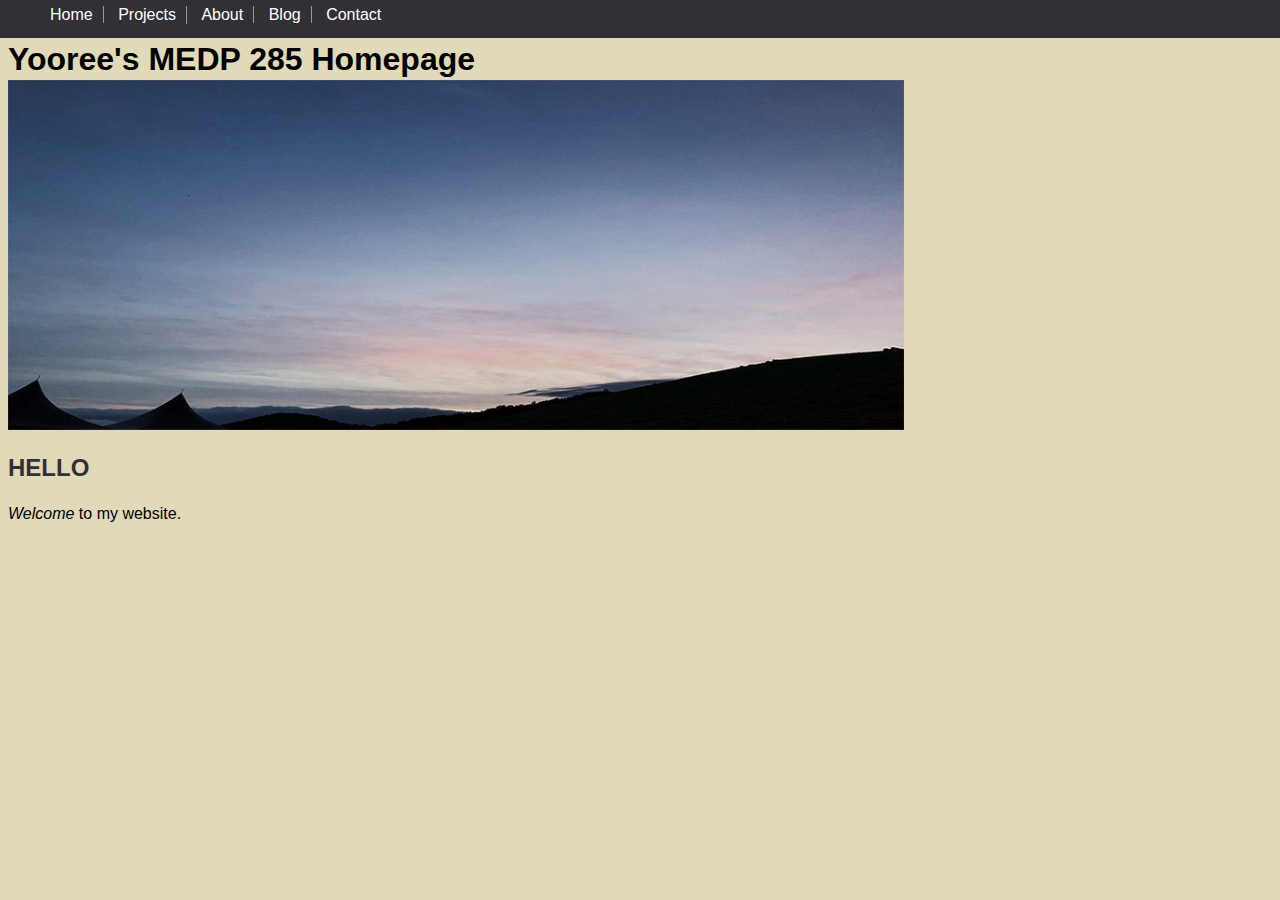
<file: index.html>
<!DOCTYPE html>
<html>
  <head> <!--not visible; contains info -->
      <meta charset="utf-8" />
      <link rel="icon" href="img/favicon.ico">
      <title>Yooree Park</title>
      <meta name="viewport" content="width=device-width, initial scale=1" />
      <meta name="description" content="Homepage for my web 1 class" />
      <meta name="author" content="Yooree Park" />
      <link rel="stylesheet" href="style.css">
      <!--*{box-sizing: border-box;} -->

      <style>

      .heading{
        position: relative;
        top: 20px;
      }

      .header{
        background-position: top 30px;
      }

      *{box-sizing: border-box;}
         html {height: 100% scroll-behavior: smooth;}
         body{
           font-family: "PT Serif", Arial, sans-serif;
           position: relative;
           padding-bottom: 6em;
           min-height: 100%;
         }

      p { line-height: 1.5em; }
      nav {
        position: fixed;
        left: 0;
        top: 0px;
        height: 3em;
        width: 100%;
        color: #fff;
        background-color: #303036;/*black*/
        margin: 0;
        margin-top: -10px;
        padding: 0 0 10px 0;
        z-index: 10;
      }
      nav a{
        text-decoration: none;
        color:white;
      }

      nav a:hover { color:#e0dab8;}/*yellow*/
      nav ul {list-style-type: none}
      nav ul li {
        display: inline;
        margin-top: 0;
        padding-left: 10px;
        padding-right: 10px;
        border-right: 1px solid #999;
      }
      nav ul li a img {vertical-align: text-bottom;}
      nav ul li:last-child {border-right:none}

      #main {
        margin-top: 3em;
        padding: 0 2em 0 2em;
        padding-bottom: 100px;
      }

      header picture img {
        display: block;
        margin-left: auto;
        margin-right: auto;
      }

      video {
        width: 100%;
        height: 100%
      }

      section {
        margin-top: 4em;
      }

      footer {
        position: absolute;
        left: 0;
        bottom: 0;
        width: 100%;
        background-color: #333;
        color: #fff;
        text-align: center;
      }

      /* Creating a CSS Dropdown Menu */

      /* The container <div> - needed to position the dropdown content */
      .dropdown {
          cursor: pointer;
          position: relative;
          display: inline-block;
      }
      /* Dropdown Content (Hidden by Default) */
      .dropdown-content {
          display: none;
          position: absolute;
          min-width: 10em;
          background-color: #f9f9f9;
          box-shadow: 0px 8px 16px 0px rgba(0,0,0,0.2);
          z-index: 20;
      }
      /* Links inside the dropdown */
      .dropdown-content a {
          background-color: rgba(0,0,0,0.8);
          color: white;
          padding: .5em 2em .5em 1em;
          text-decoration: none;
          border-bottom: 1px solid gray;
          display: block;
      }
      /* Show the dropdown menu on hover */
      .dropdown:hover .dropdown-content {
          display: block;
      }

      /* Adding Media Queries */
      @media screen and (max-width: 600px) {
        body {
          background-color: black;
          color: white;
        }
      }
    /*    *{box-sizing: border-box;}
        html {height: 100% scroll-behavior: smooth;}
        body{
          font-family: "PT Serif", Arial, sans-serif;
          position: relative;
          padding-bottom: 6em;
          min-height: 100%;
        }

        p { line-height: 1.5em;
          nav{
            position: fixed;
            left: 0;
            top: 0;
            height: 3em;
            width: 100%;
            color:
          }
        }

        nav a{
          text-decoration: none;
          color: #303036;
        }
        nav a:hover {color: white;}
        nav ul {list-style-type: none}
        nav ul li{
          display: inline;
          margin-top: 0;
          padding-left: 10px;
          padding-right: 10px;
          border-right: 1px solid #999;
        }
        nav ul li a img{vertical-align: text-bottom;}
        nav ul li:last-child{border-right: none}

        #main{
          margin-top: 3em;
          padding: 0 2em 0 2em;
          padding-bottom:
        }

        header picture img{
          display: block;
          margin-left: auto;
          margin-right: auto;
        }

        section {
        margin-top: 4em;
      }

      footer {
        position: absolute;
        left: 0;
        bottom: 0;
        width: 100%;
        background-color: #333;
        color: #fff;
        text-align: center;
      }

        .dropdown {
          cursor: pointer;
          position: relative;
          display: inline-block;
        }

        .dropdown{
          display: none;
          position: absolute;
          min-width: 10em;
          background-color: #303036;
          box-shadow: 0px 8px 16px 0px rgba(0, 0, 0, 0.2);
          z-index: 20;
        }

        .dropdown-content a{
          background-color: rgba(0, 0, 0, 0.8);
          color: white;
          padding: .5em 2em .5em 1em;
          text-decoration: none;
          border-bottom: 1px solid gray;
          display: block;
        }

        .dropdown:hover .dropdown-content {
          display: block;
        }

        @@media screen and (max-width: 600px){
          body {background-color: black;
          color: white;
          }
        }*/


    </style>

    </head>

    <body>

        <h1 class="heading">Yooree's MEDP 285 Homepage</h1> <!-- up to h6; newspaper -->
      <!--<header>HEADER</header>-->

        <div id="header">
          <img srcset="img/header_image3.jpg 480w,
                        img/header_image2.jpg 960w,
                          img/header_image1.jpg 1280w"
                          sizes="(max-width: 480px) 100vw,
                          (max-width: 960px) 90vw,
                          (max-width: 1280px) 70vw, 1280px"
                src="img/header_image3.jpg"
                alt="dusk">

              </div>
      <!-- navigation -->
      <nav id="nav">
          <ul> <!--unordered list-->
              <li><a href="#home">Home</a></li> <!-- a = anchor -->
              <li class="dropdown">
                <a>Projects</a>
                  <div id="dropdown" class="dropdown-content">
                    <a href="video.html" target="_blank">Video Assignment</a>
                    <a href="slideshow.html" target="_blank">Slideshow Assignment</a>
                    <a href="layeredcollage.html" target="_blank">Layered Collage Assignment</a>
                    <a href="css_grid1.html" target="_blank">CSS Grid 1</a>
                    <a href="css_grid2.html" target="_blank">CSS Grid 2</a>
                    <a href="css_animation.html" target="_blank">CSS Animation</a>
                    <a href="javascript.html" target="_blank">Javascript</a>
                    <a href="proposal.html" target="_blank">Final Website Proposal</a>
                    <a href="final.html" target="_blank">Final Website</a>

                  </div>
                </li>
              <li><a href="#about">About</a></li>
              <li><a href="https://yooreepark0523.wixsite.com/medp285" target="_blank">Blog</a></li>
              <li><a href="#contact">Contact</a></li>
          </ul>
        </nav>

            <h2>HELLO</h2>
            <p> <em>Welcome</em> to my website. <body>

            </body>

      </html>
</file>
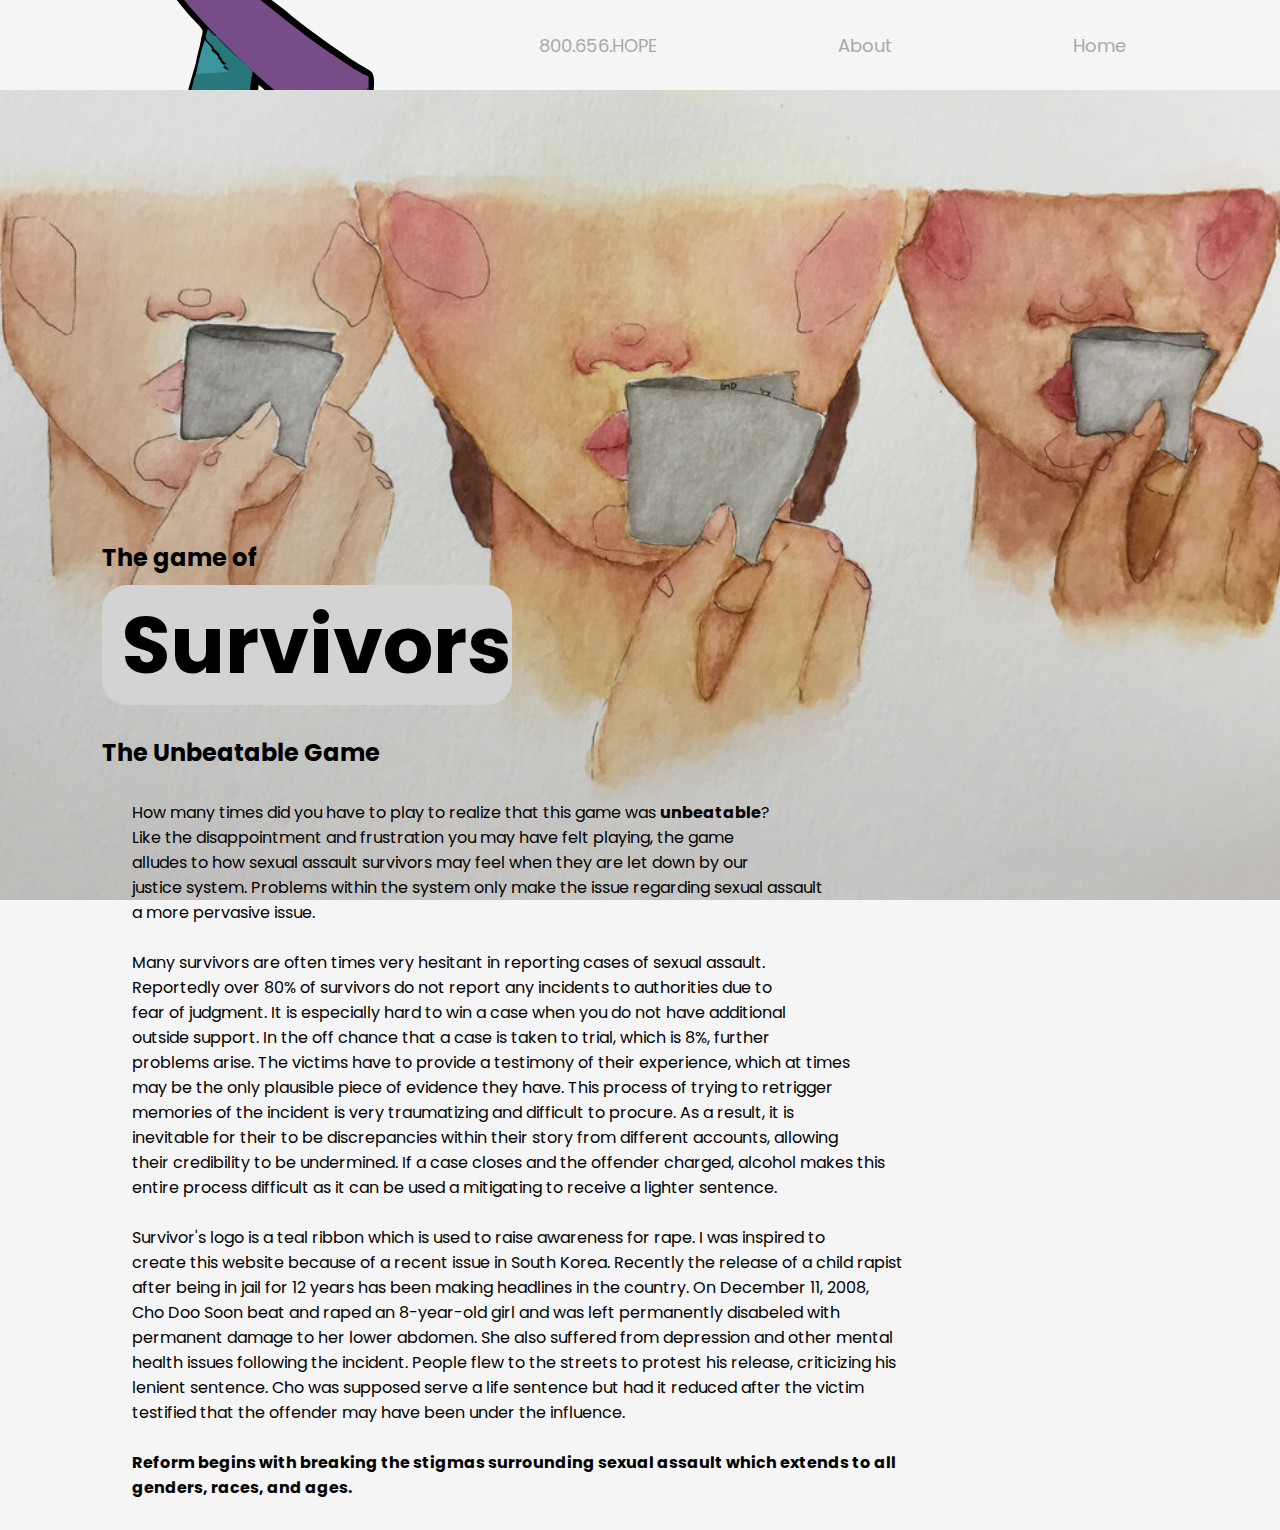
<file: about.html>
<!DOCTYPE html>
<html lang=en>
<head>
  <meta charset="utf-8">
  <meta name="viewport" content="width=device-width, initial-scale=1.0">
  <meta http-equiv="X-UA-Compatibility" content="ie=edge">
  <link rel="preconnect" href="https://fonts.gstatic.com">
<link href="https://fonts.googleapis.com/css2?family=Poppins:wght@300&display=swap" rel="stylesheet">
  <title>About Survivor</title>
  <link rel="stylesheet" href="about.css">
    </head>

    <body>
      <header>

        <div class="logo-container">

          <img src="final/ribbon.svg" alt="teal ribbon logo"/>
          <h3 class="logo">survivor</h3>

        </div>
        <nav>
          <ul class="nav-links">
            <li><a class="nav-link"href="https://www.rainn.org/about-national-sexual-assault-telephone-hotline"
              target="_blank">800.656.HOPE</a></li>
            <li><a class="nav-link"href="about.html">About</a></li>
            <li><a class="nav-link"href="final.html">Home</a></li>
          </ul>
        </nav>
    </header>

<div class="background">
  <div class="content">
    <h2>The game of</h2>
    <h1>Survivors</h1>
    <h2>The Unbeatable Game</h2>
      <p>How many times did you have to play to realize that this game was <b>unbeatable</b>?
      <br>Like the disappointment and frustration you may have felt playing, the game <br>
    alludes to how sexual assault survivors may feel when they are let down by our <br>
    justice system. Problems within the system only make the issue regarding sexual assault <br>
  a more pervasive issue. <br><br>

  Many survivors are often times very hesitant in reporting cases of sexual assault.<br>
    Reportedly over 80% of survivors do not report any incidents to authorities due to <br>
    fear of judgment. It is especially hard to win a case when you do not have additional<br>
    outside support. In the off chance that a case is taken to trial, which is 8%, further <br>
    problems arise. The victims have to provide a testimony of their experience, which at times <br>
    may be the only plausible piece of evidence they have. This process of trying to retrigger <br>
    memories of the incident is very traumatizing and difficult to procure. As a result, it is <br>
    inevitable for their to be discrepancies within their story from different accounts, allowing <br>
    their credibility to be undermined. If a case closes and the offender charged, alcohol makes this <br>
    entire process difficult as it can be used a mitigating to receive a lighter sentence. <br> <br>

    Survivor's logo is a teal ribbon which is used to raise awareness for rape. I was inspired to<br>
    create this website because of a recent issue in South Korea. Recently the release of a child rapist <br>
    after being in jail for 12 years has been making headlines in the country. On December 11, 2008, <br>
    Cho Doo Soon beat and raped an 8-year-old girl and was left permanently disabeled with <br>
    permanent damage to her lower abdomen. She also suffered from depression and other mental <br>
    health issues following the incident. People flew to the streets to protest his release, criticizing his <br>
    lenient sentence. Cho was supposed serve a life sentence but had it reduced after the victim <br>
    testified that the offender may have been under the influence. <br><br>

    <b>Reform begins with breaking the stigmas surrounding sexual assault which extends to all <br>
    genders, races, and ages. </b>

  </p>
  </div>

</div>
<!-- <div class="side-bar">

</div> -->

    </body>

</html>
</file>
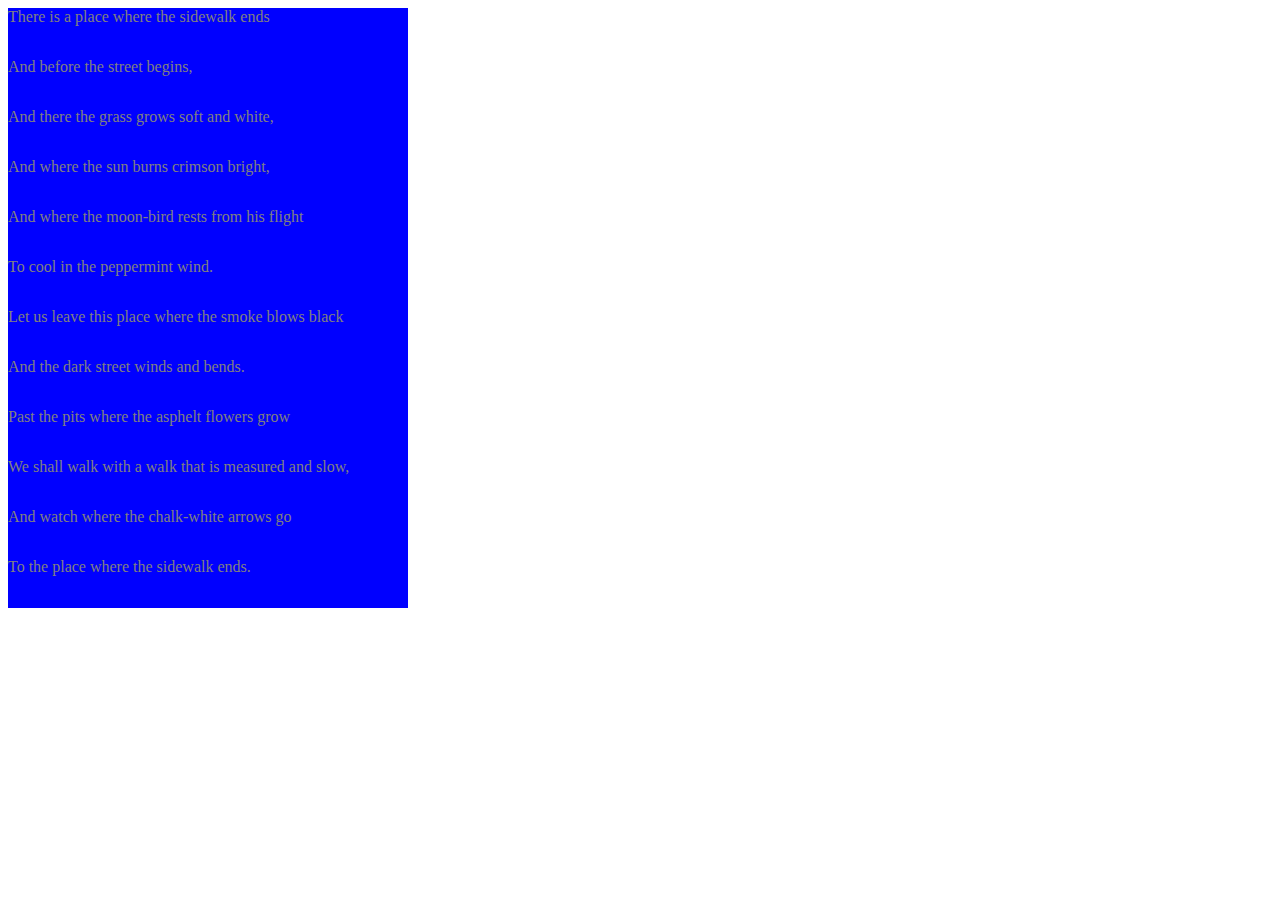
<file: css_animation.html>
<!DOCTYPE html>
<html>
<head>
	<meta charset="utf-8">
  <link rel="icon" href="img/favicon.ico">
  <title>CSS Animation</title>
  <meta name="viewport" content="width=device-width, initial scale=1" />
  <meta name="author" content="Yooree Park" />
  

  <style>
      div{
        width: 400px;
        height: 50px;
        background: blue;
        color: gray;
        position: relative;
        animation: mymove 5s infinite;
      }

      div{
        animation-timing-function: linear;
      }
      div{
        animation-timing-function:ease;
      }
      div{
        animation-timing-function:ease-in;
      }
      div{
        animation-timing-function:ease-out;
      }
      div{
        animation-timing-function:ease-in-out;
      }

      @keyframes mymove {
        0%   {top: 0px; left: 0px; background: red;}
        25%  {top: 50px; left: 550px; background: blue;}
        50%  {top: 100px; left: 900px; background: yellow;}
        75%  {top: 200px; left: 100px; background: green;}
        100% {top: 0px; left: 0px; background: red;}
      }
      </style>

    </head>
    <body>
      <div class="div1">
        There is a place where the sidewalk ends
      </div>
      <div class="div2">
        And before the street begins,
      </div>
      <div class="div3">
        And there the grass grows soft and white,
      </div>
      <div class="div4">
        And where the sun burns crimson bright,
      </div>
      <div class="div5">
      And where the moon-bird rests from his flight
      </div>
      <div class="div5">
      To cool in the peppermint wind.
      </div>
      <div class="div6">
      Let us leave this place where the smoke blows black
      </div>
      <div class="div7">
      And the dark street winds and bends.
      </div>
      <div class="div8">
      Past the pits where the asphelt flowers grow
      </div>
      <div class="div9">
      We shall walk with a walk that is measured and slow,
      </div>
      <div class="div10">
      And watch where the chalk-white arrows go
      </div>
      <div class="div11">
      To the place where the sidewalk ends.
      </div>

    </body>
    </html>
</file>
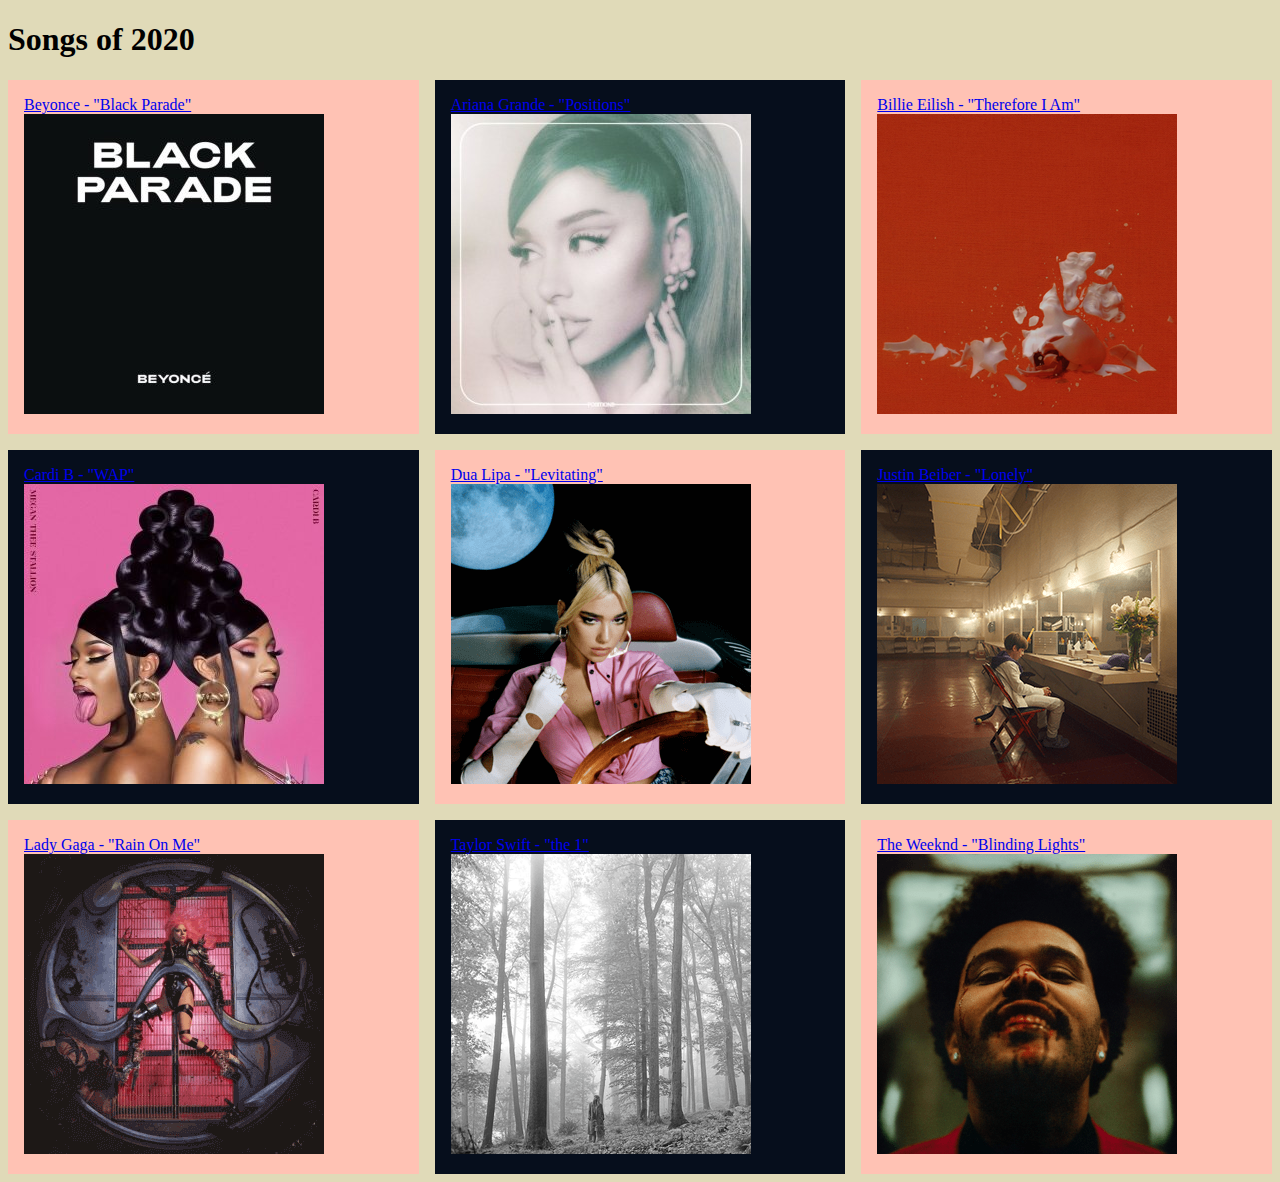
<file: css_grid1.html>
<!DOCTYPE html>
<html>
<head>
  <meta charset="utf-8"/>
  <link rel="icon" href="img/favicon.ico">
  <title>CSS Grid 1</title>
  <meta name="viewport" content="width=device-width, initial scale=1" />
  <meta name="description" content="Layered Collage Assignment" />
  <meta name="author" content="Yooree Park" />
  <link rel="stylesheet" href="style.css">
  <style>
      .grid{
        display: grid;
        grid-template-columns: repeat(3, 1fr);
        grid-gap: 1em;
        grid-auto-rows: minmax(100px, auto);
      }

      .grid > div{
        background: #060E1C;
        padding: 1em;
      }
      .grid > div:nth-child(odd){
        background: #FFC2B4;
      }

  </style>
</head>
  <h1>Songs of 2020</h1>

<body>
  <div class="grid">
    <div>
      <a href="https://www.youtube.com/watch?v=EJT1m1ele00"> Beyonce - "Black Parade"</a>
      <img src="2020songs/beyonce.jpg" width="300">
    </div>
    <div>
      <a href="https://www.youtube.com/watch?v=tcYodQoapMg">Ariana Grande - "Positions"</a>
      <img src="2020songs/ariana_grande.jpg" width="300">
    </div>
    <div>
      <a href="https://www.youtube.com/watch?v=RUQl6YcMalg">Billie Eilish - "Therefore I Am"</a>
      <img src="2020songs/billie_eilish.jpg" width="300">
    </div>
    <div>
      <a href="https://www.youtube.com/watch?v=hsm4poTWjMs">Cardi B - "WAP"</a>
      <img src="2020songs/cardi_b.jpg" width="300">
    </div>
    <div>
      <a href="https://www.youtube.com/watch?v=TUVcZfQe-Kw">Dua Lipa - "Levitating"</a>
      <img src="2020songs/dua_lipa.jpg" width="300">
    </div>
    <div>
      <a href="https://www.youtube.com/watch?v=xQOO2xGQ1Pc">Justin Beiber - "Lonely"</a>
      <img src="2020songs/justin_beiber.jpg" width="300">
    </div>
    <div>
      <a href="https://www.youtube.com/watch?v=AoAm4om0wTs">Lady Gaga - "Rain On Me"</a>
      <img src="2020songs/lady_gaga.jpg" width="300">
    </div>
    <div>
      <a href="https://www.youtube.com/watch?v=KsZ6tROaVOQ">Taylor Swift - "the 1"</a>
      <img src="2020songs/taylor_swift.jpg" width="300">
    </div>
    <div>
      <a href="https://www.youtube.com/watch?v=4NRXx6U8ABQ">The Weeknd - "Blinding Lights"</a>
      <img src="2020songs/the_weeknd.jpg" width="300">
    </div>
  </body>
  </html>
</file>
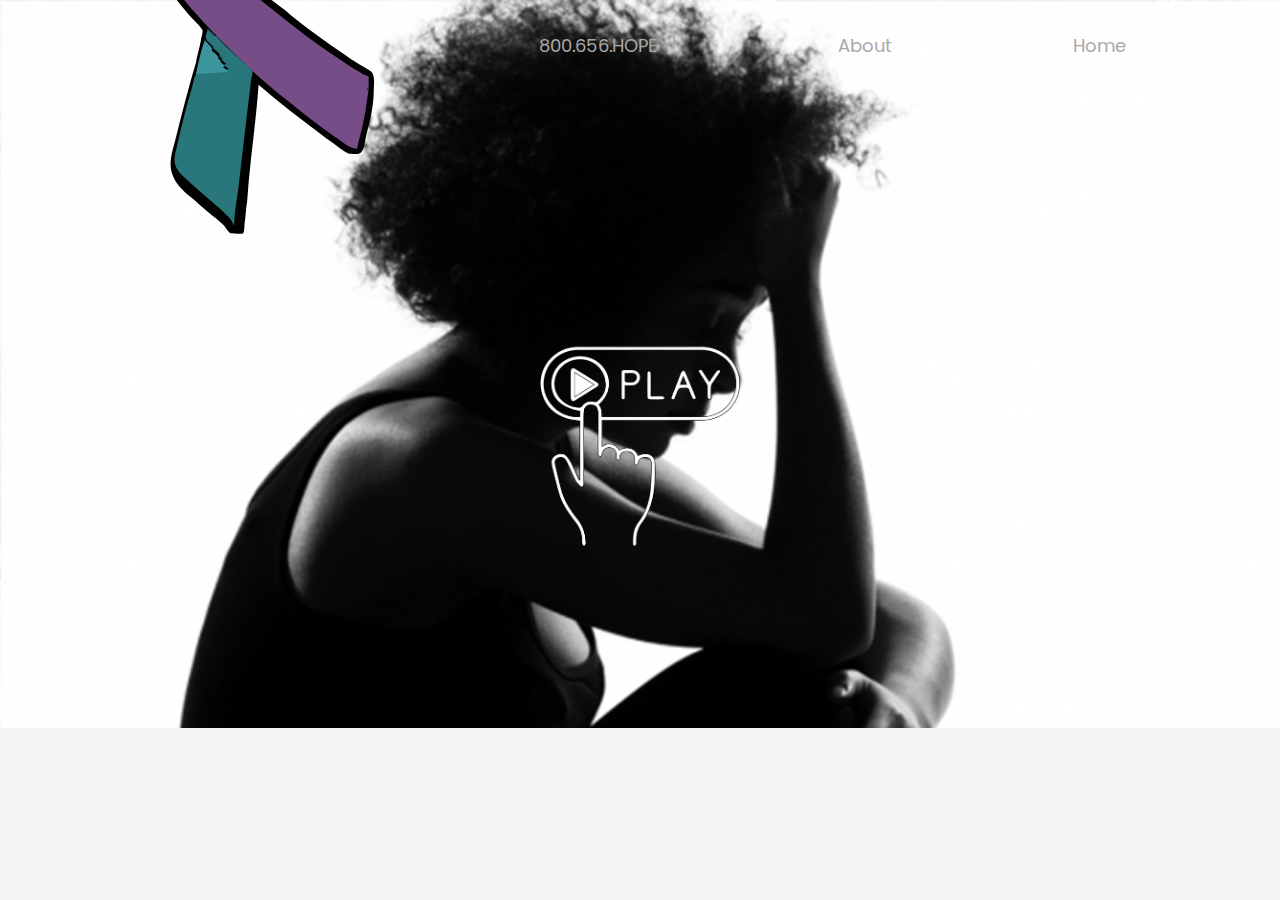
<file: final.html>
<!DOCTYPE html>
<html lang=en>
<head>
  <meta charset="utf-8">
  <meta name="viewport" content="width=device-width, initial-scale=1.0">
  <meta http-equiv="X-UA-Compatibility" content="ie=edge">
  <link rel="preconnect" href="https://fonts.gstatic.com">
<link href="https://fonts.googleapis.com/css2?family=Poppins:wght@300&display=swap" rel="stylesheet">
<script defer src="game.js"></script>
  <title>Survivor</title>
  <link rel="stylesheet" href="stylesfinal.css">
    <style>

      /* img{
        display: block;
        margin-left: auto;
        margin-right: auto;
      } */

       body{
      background-image: url("final/sad.jpg");
      height: 100%;
      /* background-position: center; */
      background-repeat: no-repeat;
      background-size: cover;
    }
    .play{
      position: absolute;
      top: 50%;
      left: 50%;
      transform: translate(-50%, -50%);
    }

    </style>
</head>

<body>
    <header>

      <div class="logo-container">

        <img src="final/ribbon.svg" alt="teal ribbon logo"/>
        <h3 class="logo">survivor</h3>

      </div>
      <nav>
        <ul class="nav-links">
          <li><a class="nav-link"href="https://www.rainn.org/about-national-sexual-assault-telephone-hotline"
            target="_blank">800.656.HOPE</a></li>
          <li><a class="nav-link"href="about.html">About</a></li>
          <li><a class="nav-link"href="final.html">Home</a></li>

        </ul>
      </nav>
  </header>
  <div class="play">
    <a href="play.html">
    <img src="final/play.png" alt="play button" width="200px" height="200px" >
  </a>
  </div>

  <!-- <div class="box">
    <div id="text">Text</div>
    <div id="option-buttons" class="btn-grid">
      <button class="btn">option 1</button>
      <button class="btn">option 2</button>
      <button class="btn">option 3</button>
    </div> -->



    </body>


</html>
</file>
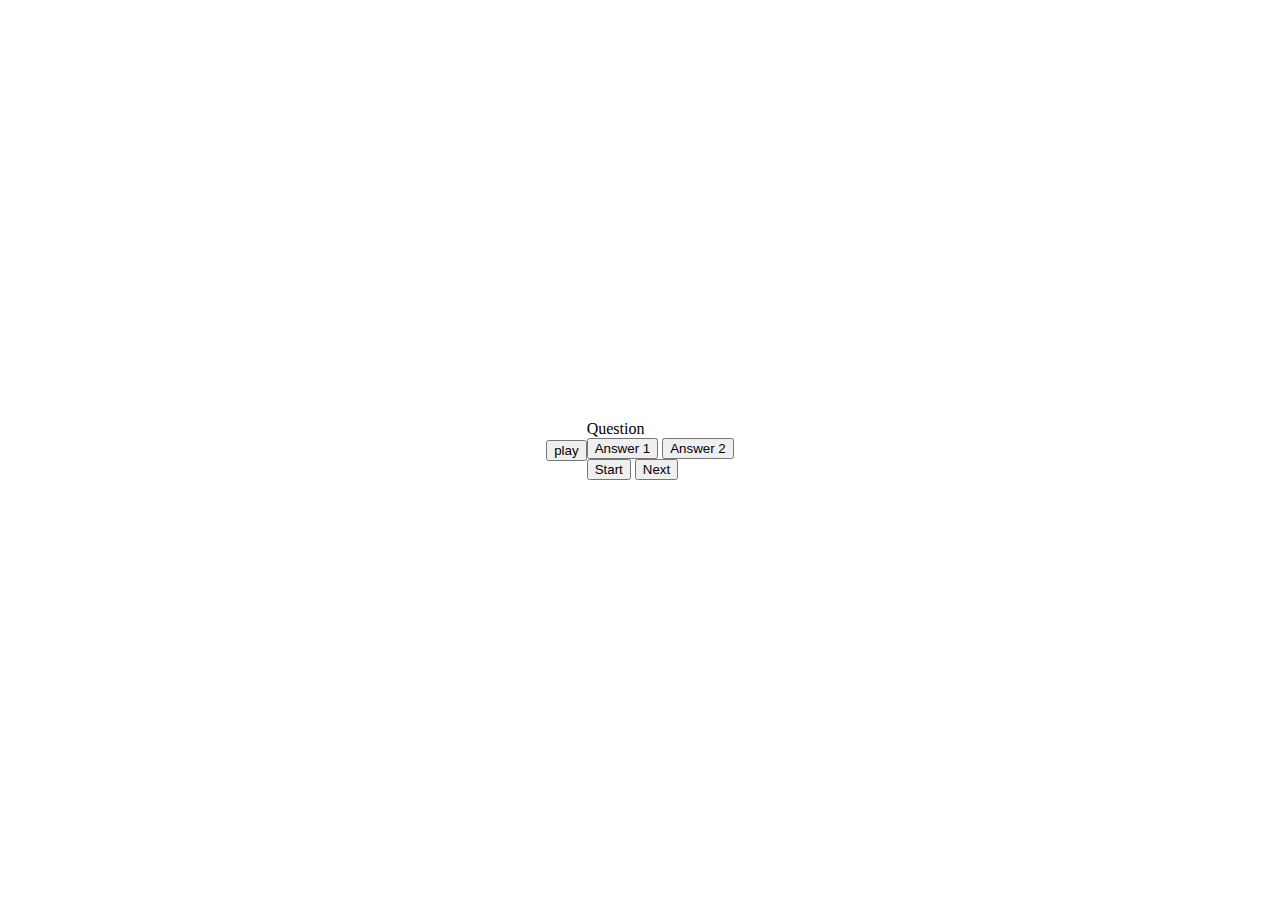
<file: javascript.html>
<!DOCTYPE html>
<html>
  <head> <!--not visible; contains info -->
      <meta charset="utf-8" />
      <link rel="icon" href="img/favicon.ico">
      <title>Yooree Park</title>
      <meta name="viewport" content="width=device-width, initial scale=1" />
      <meta name="description" content="Homepage for my web 1 class" />
      <meta name="author" content="Yooree Park" />
      <link href="javascript.css" rel="stylesheet">

<body>

<script>

  const startButton = document.getElementById(start-btn)

  startButton.addEventListener('click', startGame)
  function startGame(){
    console.log('Started')

  }

  function setNextQuestion(){

  }

  function selectAnswer(){

  }
  </script>
  <button onclick='play();'>play</button>

<div class="container">
  <div id="question-container" class="hide"></div>
  <div id="question">Question</div>
  <div id="answer-buttons" class="btn-grid">
    <button class="btn">Answer 1</button>
    <button class="btn">Answer 2</button>
  <div class="controls">
    <button id="start-btn" class="start-btn btn">Start</button>
    <button id="next-btn" class="next-btn btn hide">Next</button>

  </div>

</div>

</body>

</html>
</file>
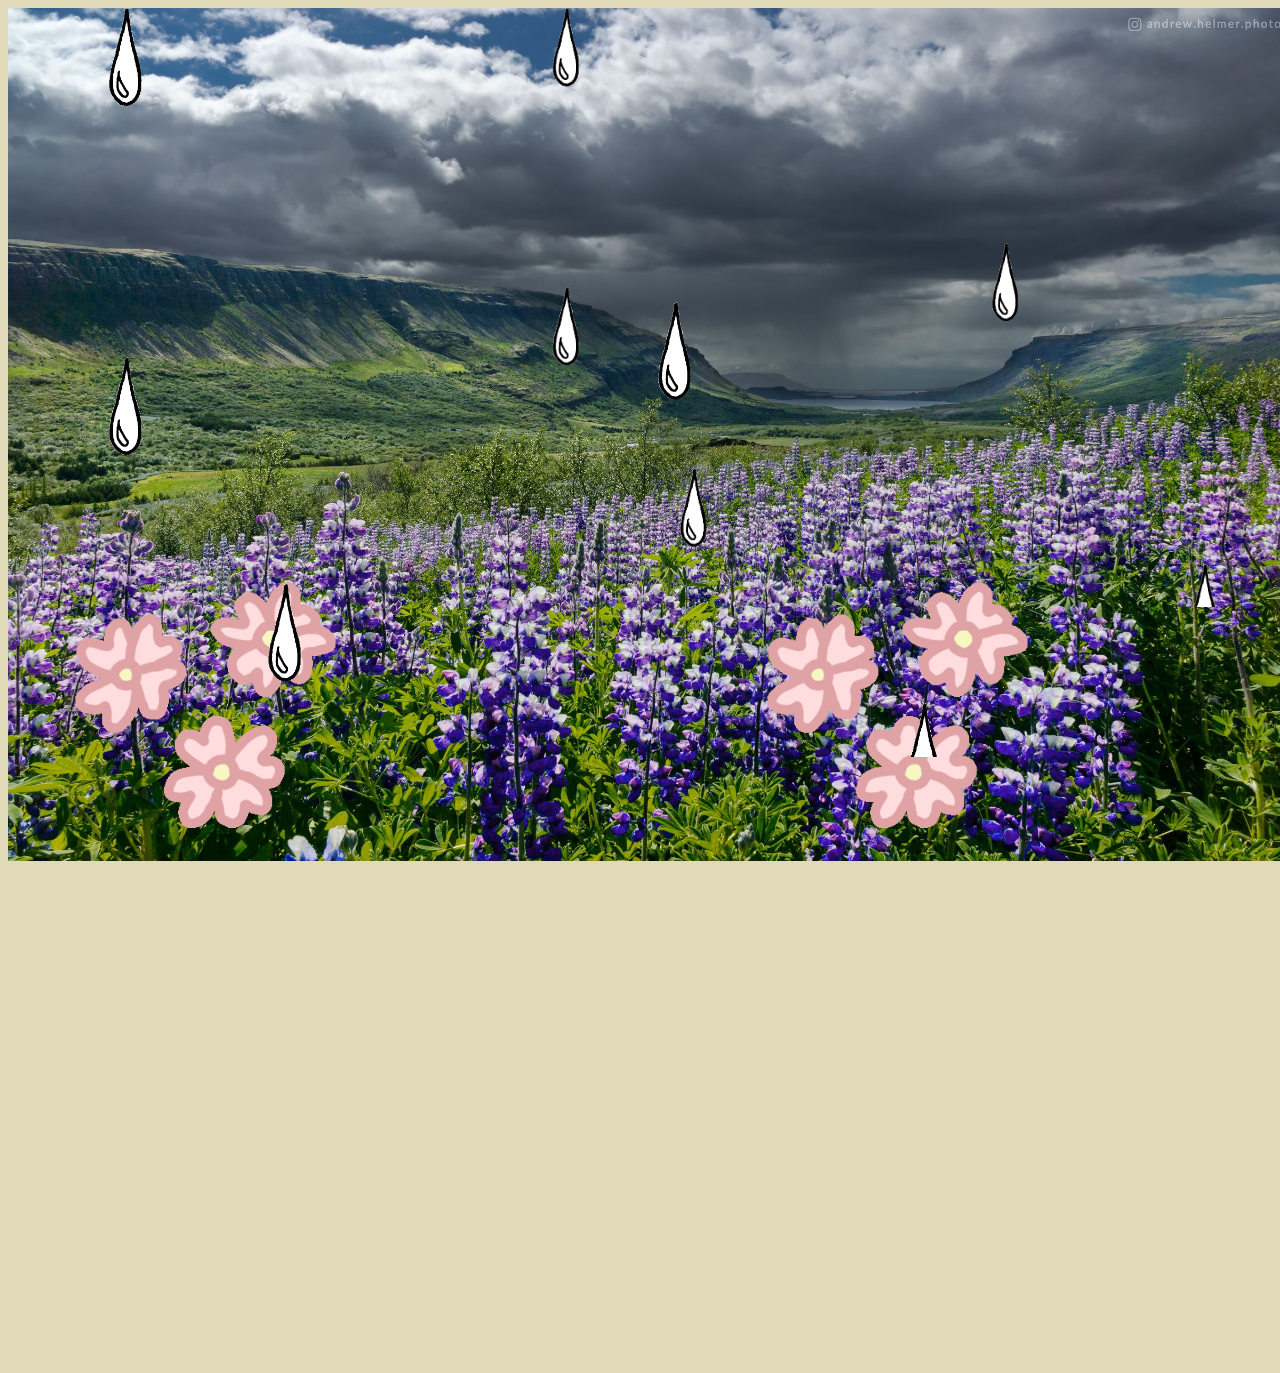
<file: layeredcollage.html>
<!DOCTYPE html>
<html>
  <head>
    <meta charset="utf-8"/>
    <link rel="icon" href="img/favicon.ico">
    <title>Layered Collage</title>
    <meta name="viewport" content="width=device-width, initial scale=1" />
    <meta name="description" content="Layered Collage Assignment" />
    <meta name="author" content="Yooree Park" />
    <link rel="stylesheet" href="style.css">

    <style>

      .sky{
        width: 100%;
        max-width: 2400px;
        height: auto;
        position: absolute;
      }

      .rain{
        width: 100%;
        max-width: 1000px;
        max-height: 1000px;
        position: sticky;
      }

      .rain2{
        width: 100%;
        left: 1000px;
        bottom: 500px;
        max-width: 800px;
        max-height: 800px;
        position: sticky;
      }

      .flower{
        max-width: 400px;
        max-height: 400px;
        top: 500px;
        position: absolute;
      }

      .flower2{
        max-width: 400px;
        max-height: 400px;
        top: 500px;
        left: 700px;
        position: absolute;
      }

    </style>
  </head>

  <body>
    <img src="img/sky.jpg" alt="picture of the sky and grass" class="sky">
    <img src="img/flowers.gif" alt="gif of flowers" class="flower">
    <img src="img/flowers.gif" alt="gif of flowers" class="flower2">
    <img src="img/rain.gif" alt="gif of rain drops falling" class="rain">
    <img src="img/rain.gif" alt="gif of rain drops falling" class="rain2">

  </body>


</html>
</file>
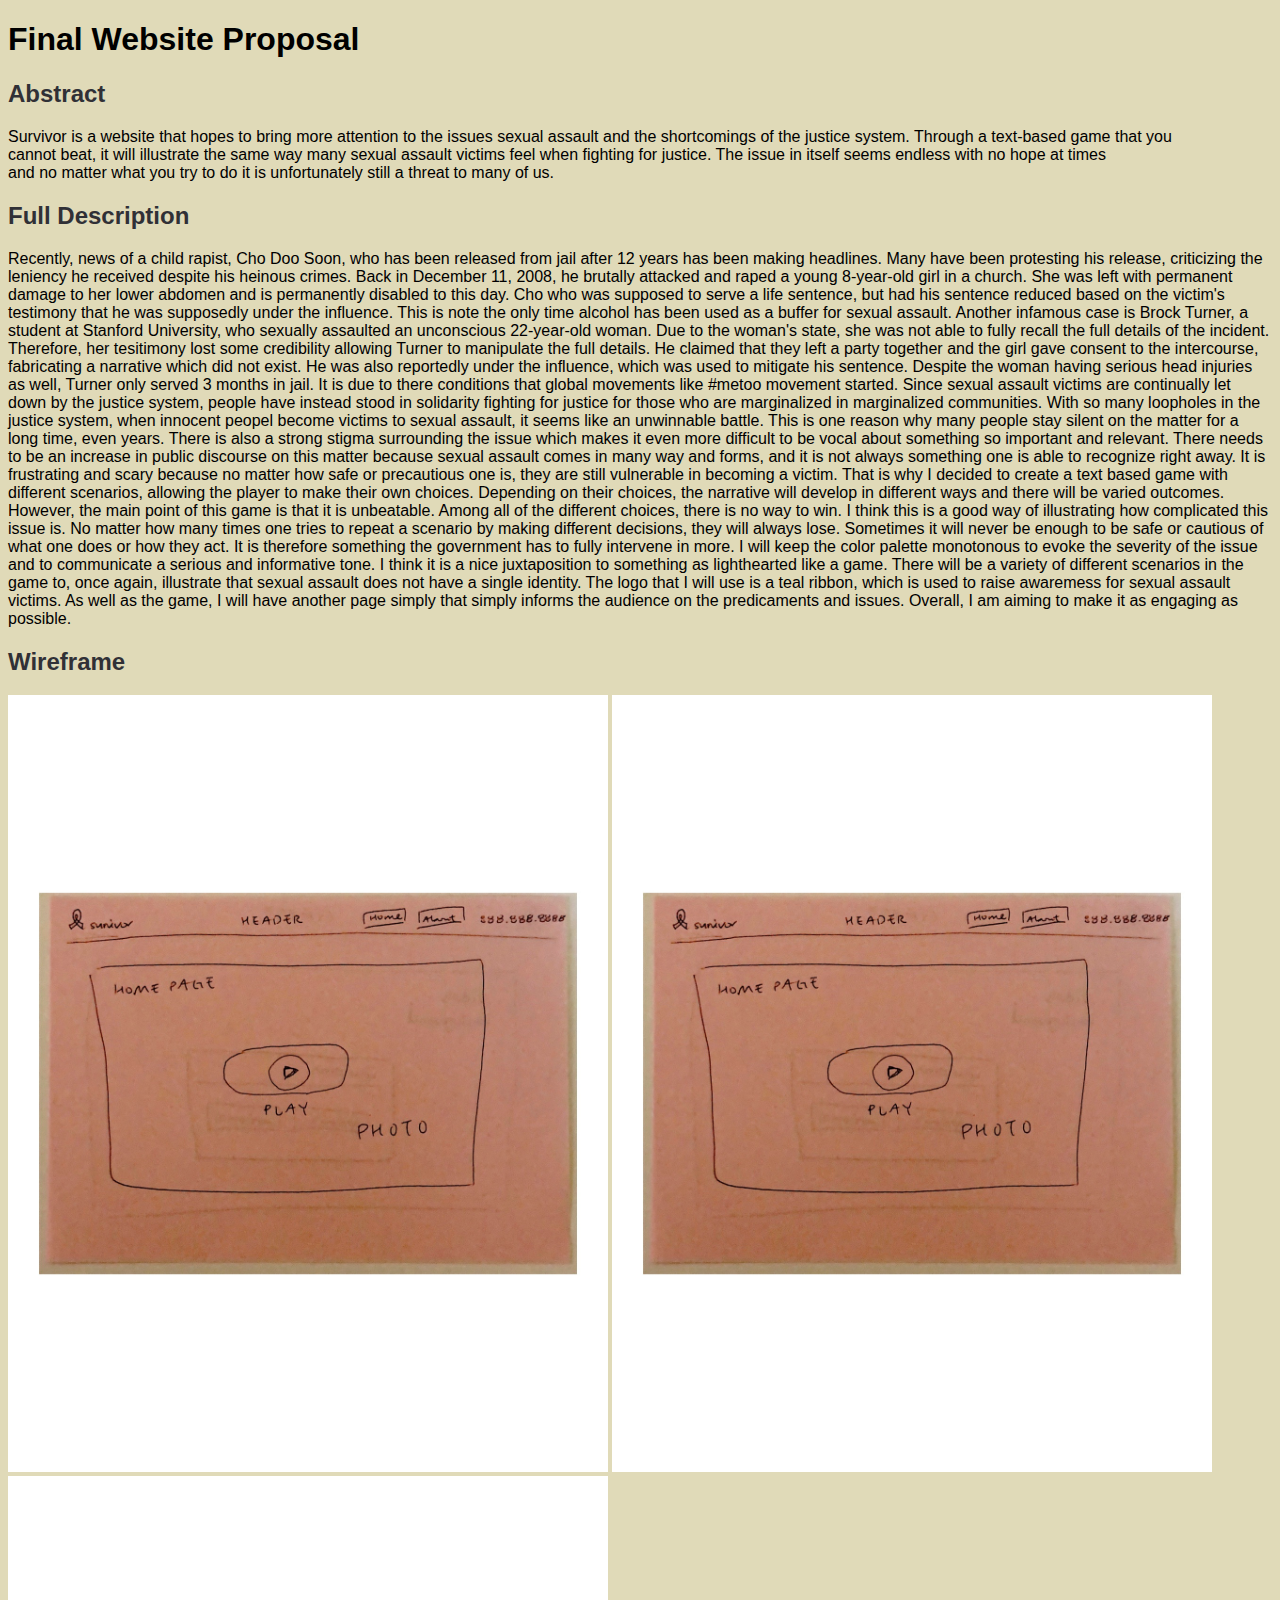
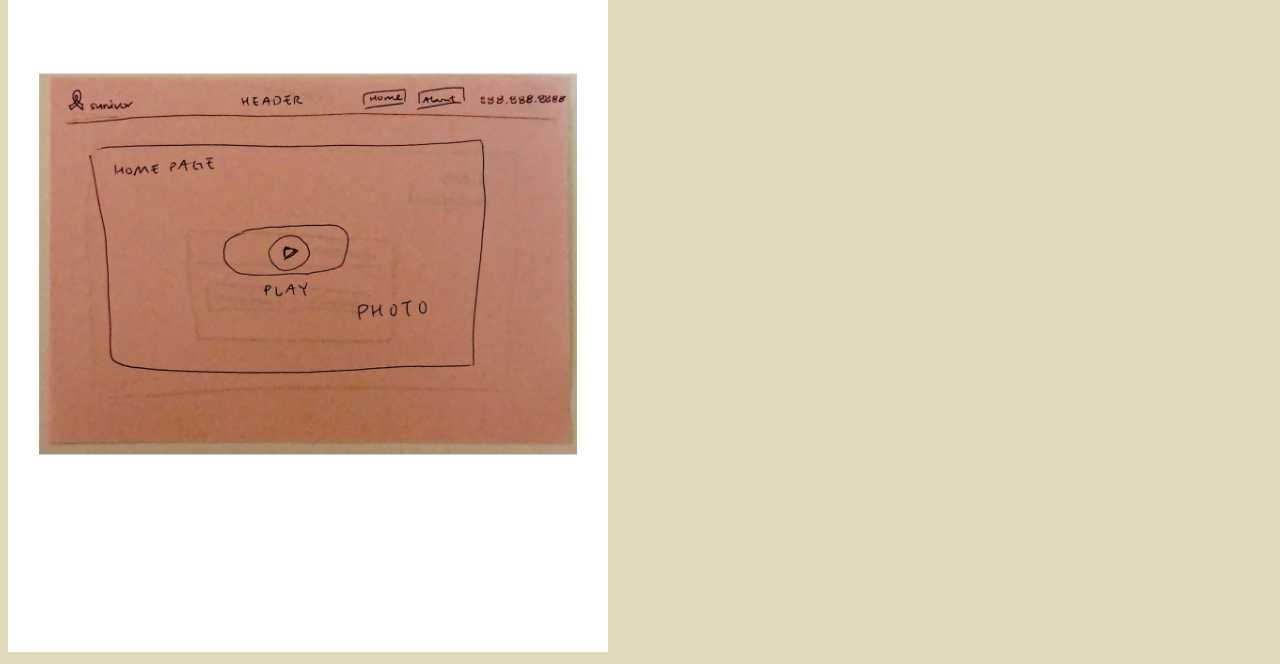
<file: proposal.html>
<!DOCTYPE html>
<html>
  <head> <!--not visible; contains info -->
      <meta charset="utf-8" />
      <link rel="icon" href="img/favicon.ico">
      <title>Final Project Proposal</title>
      <meta name="viewport" content="width=device-width, initial scale=1" />
      <meta name="author" content="Yooree Park" />
      <link rel="stylesheet" href="style.css">
      <style>
        body{
               font-family: 'Poppins', sans-serif;
        }

      </style>
  </head>

  <body>


        <h1>Final Website Proposal</h1>

        <h2>Abstract</h2>
        <p>Survivor is a website that hopes to bring more attention to the issues sexual assault
        and the shortcomings of the justice system. Through a text-based game that you <br>
       cannot beat, it will illustrate the same way many sexual assault victims feel
     when fighting for justice. The issue in itself seems endless with no hope at times <br>
   and no matter what you try to do it is unfortunately still a threat to many of us.</p>

<h2>Full Description</h2>
<p>Recently, news of a child rapist, Cho Doo Soon, who has been released from jail after 12 years has been making headlines.
Many have been protesting his release, criticizing the leniency he received despite his heinous crimes.
Back in December 11, 2008, he brutally attacked and raped a young 8-year-old girl in a church. She was left with
permanent damage to her lower abdomen and is permanently disabled to this day. Cho who was supposed to serve a life
sentence, but had his sentence reduced based on the victim's testimony that he was supposedly under the influence. This is note
the only time alcohol has been used as a buffer for sexual assault. Another infamous case is Brock Turner, a student at
Stanford University, who sexually assaulted an unconscious 22-year-old woman. Due to the woman's state, she was not able to fully
recall the full details of the incident. Therefore, her tesitimony lost some credibility allowing Turner to manipulate
the full details. He claimed that they left a party together and the girl gave consent to the intercourse, fabricating a narrative
which did not exist. He was also reportedly under the influence, which was used to mitigate his sentence. Despite the woman
having serious head injuries as well, Turner only served 3 months in jail. It is due to there conditions that global movements like <thead>
  #metoo movement started. Since sexual assault victims are continually let down by the justice system, people have instead stood in solidarity
  fighting for justice for those who are marginalized in marginalized communities. With so many loopholes in the justice system, when innocent peopel
  become victims to sexual assault, it seems like an unwinnable battle. This is one reason why many people stay silent on the matter for a long time, even years.
  There is also a strong stigma surrounding the issue which makes it even more difficult to be vocal about something so important and relevant.
  There needs to be an increase in public discourse on this matter because sexual assault comes in many way and forms, and it is not always something
  one is able to recognize right away. It is frustrating and scary because no matter how safe or precautious one is, they are still vulnerable in becoming a victim.
  That is why I decided to create a text based game with different scenarios, allowing the player to make their own choices. Depending on their choices, the narrative
  will develop in different ways and there will be varied outcomes. However, the main point of this game is that it is unbeatable. Among all of the different choices,
  there is no way to win. I think this is a good way of illustrating how complicated this issue is. No matter how many times one tries to repeat a scenario by making
  different decisions, they will always lose. Sometimes it will never be enough to be safe or cautious of what one does or how they act. It is therefore something
  the government has to fully intervene in more. I will keep the color palette monotonous to evoke the severity of the issue and to communicate a serious and informative
  tone. I think it is a nice juxtaposition to something as lighthearted like a game. There will be a variety of different scenarios in the game to, once again,
  illustrate that sexual assault does not have a single identity. The logo that I will use is a teal ribbon, which is used to raise awaremess for sexual assault victims.
  As well as the game, I will have another page simply that simply informs the audience on the predicaments and issues. Overall, I am aiming to make it as engaging as possible.
</thead></p>

<h2>Wireframe</h2>
<img src="final/wireframe1.jpg" alt="wireframe" width="600px">
<img src="final/wireframe2.jpg" alt="wireframe2" width="600px">
<img src="final/wireframe3.jpg" alt="wireframe3" width="600px">
  </body>
  </html>
</file>
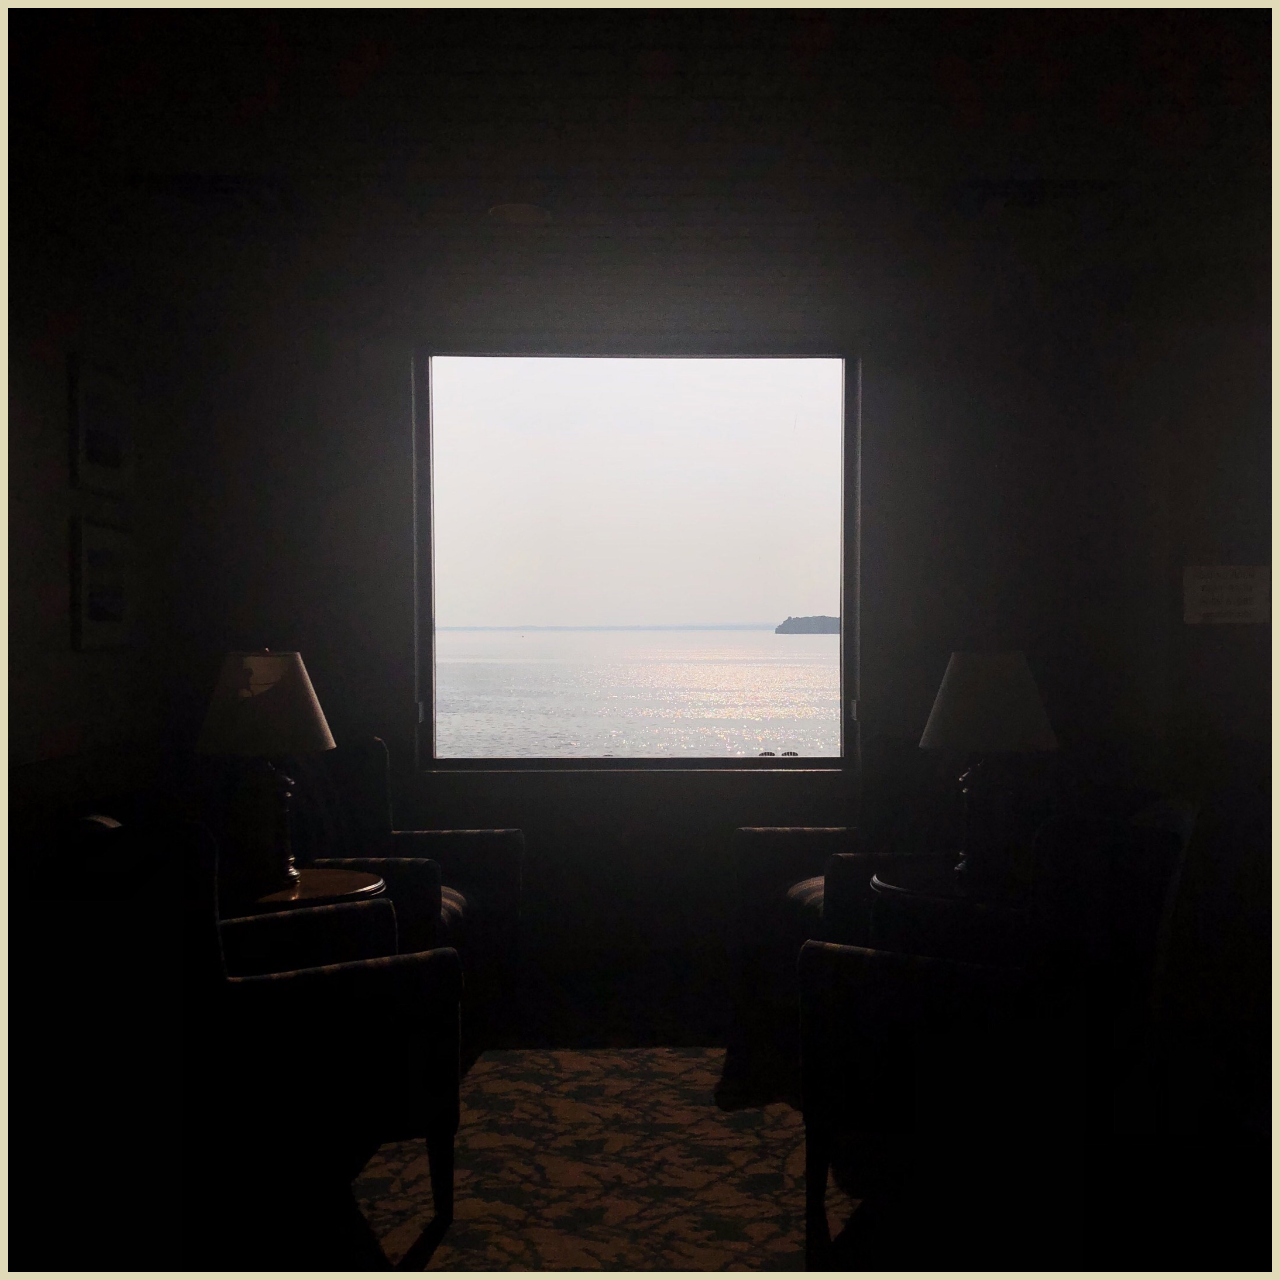
<file: slideshow.html>
<!DOCTYPE html>
<html>
  <head>
    <meta charset="utf-8"/>
    <link rel="icon" href="img/favicon.ico">
    <title>Slideshow Assignment</title>
    <meta name="viewport" content="width=device-width, initial scale=1" />
    <meta name="description" content="Slideshow Assignment" />
    <meta name="author" content="Yooree Park" />
    <link rel="stylesheet" href="style.css">
      <style>

        .mySlides {
          display: none;
        }

        img {
          vertical-align: middle;
        }

        .slideshow-container {
          width: 100%;
          margin: auto;
        }

          .fade {
            animation-name: fade;
            animation-duration: 1.5s;
          }

      @keyframes fade {
        from {
          opacity: 0.4;
        }
        to {
          opacity: 1;
        }
      }
    </style>
  </head>

  <body>

    <div class="slideshow-container">
      <div class="mySlides fade">
        <img src="img/slideshow1.jpg" style="width:100%"/>
      </div>

      <div class="mySlides fade">
        <img src="img/slideshow2.JPG" style="width:100%"/>
      </div>

      <div class="mySlides fade">
        <img src="img/slideshow3.JPG" style="width:100%"/>
      </div>

      <div class="mySlides fade">
        <img src="img/slideshow4.JPG" style="width:100%"/>
      </div>

      <div class="mySlides fade">
        <img src="img/slideshow5.JPG" style="width:100%"/>
      </div>

      <div class="mySlides fade">
        <img src="img/slideshow6.JPG" style="width:100%"/>
      </div>

      <div class="mySlides fade">
        <img src="img/slideshow7.JPG" style="width:100%">/
      </div>

      <div class="mySlides fade">
        <img src="img/slideshow8.JPG" style="width:100%"/>
      </div>

      <div class="mySlides fade">
        <img src="img/slideshow9.JPG" style="width:100%"/>
      </div>
    </div>

    <script>

      var slideIndex = 0;
      showSlides();

      function showSlides() {
        var i;
        var slides = document.getElementsByClassName("mySlides");
        for (i=0; i <  slides.length; i++) {
          slides[i].style.display = "none";
        }
        slideIndex++;
        if (slideIndex > slides.length){
          slideIndex = 1;
        }
        slides[slideIndex-1].style.display = "block";
        setTimeout(showSlides, 2000);
      }
    </script>

  </body>
  </html>
</file>
<file: style.css>
body {
  background: #e0dab8;
}
h2 {
  color:#303036;
}
h3 {
  color:#303036;
}
#nav {
  color:#303036;
}
</file>
<file: about.css>
*{
  margin: 0px;
  padding: 0px;
  box-sizing: border-box;
}

.background{
  background-image: url("final/metoo.jpg");
  width: 100%;
  height: 100%;
  background-size: cover;
  background-position: center;
  background-repeat: no-repeat;
  background-attachment: fixed;
  position: absolute;

  /* overflow: hidden; */
}
.content{
  color: black;
  position: absolute;
  top: 50%;
  left:8%;
  transform: translateY(-50);
  /* z-index: 2;  */
}
h1{
  background-color: lightgrey;
  border-radius: 25px;
  padding: 20px;
  width: 410px;
  font-size: 80px;
  margin: 10px 0 30px;
  line-height: 80px;
}
p{
  padding: 30px;
}
/* .side-bar{
  width: 50px;
  height: 100vh;
  background: linear-gradient(gray, darkgray);
  position:absolute;
  right: 0;
  top:0;
} */
body{
  background-color: #F5F5F5;
  font-family: 'Poppins', sans-serif;
}
header{
  display: flex;
  width: 90%;
  height: 10vh;
  margin: auto;
  align-items: center;
}

.logo-container,
.nav-links{
  display: flex;
}
.logo-container{
  flex: 1;
}

.logo{
  font-weight: 400;
  margin: 5px;
}
nav{
  flex: 2;
}
.nav-links{
  justify-content: space-around;
  list-style: none;
}
.nav-link{
  color: darkgray;
  font-size: 18px;
  text-decoration: none;
}
/* .box{
  width: 800px;
  /* max-width: 80%; */
  /* padding: 10px;
  margin: 0;
  display: flex;
  justify-content: center;
  align-items: center;
  width: 100vw;
  height: 100vh;
  color: white;
}
.btn-grid{
  display: grid;
  grid-template-columns: repeat(2,auto;)
  gap: 10px;
}
.btn{
  /* background-color: blue; */
} */ */
</file>
<file: stylesfinal.css>
*{
  margin: 0px;
  padding: 0px;
  box-sizing: border-box;
}
body{
  /* background-image: url/final("sad.jpg"); */
  background-color: #F5F5F5;
  font-family: 'Poppins', sans-serif;
}
header{
  display: flex;
  width: 90%;
  height: 10vh;
  margin: auto;
  align-items: center;
}

.logo-container,
.nav-links{
  display: flex;
}
.logo-container{
  flex: 1;
}

.logo{
  font-weight: 400;
  margin: 5px;
}
nav{
  flex: 2;
}
.nav-links{
  justify-content: space-around;
  list-style: none;
}
.nav-link{
  color: darkgray;
  font-size: 18px;
  text-decoration: none;
}
.box{
  width: 800px;
  /* max-width: 80%; */
  padding: 10px;
  margin: 0;
  display: flex;
  justify-content: center;
  align-items: center;
  width: 100vw;
  height: 100vh;
  color: white;
}
.btn-grid{
  display: grid;
  grid-template-columns: repeat(2,auto;)
  gap: 10px;
}
.btn{
  /* background-color: blue; */
}
</file>
<file: javascript.css>
*, *::before, *::after{
  box-sizing: border-box
}

body{

  padding: 0;
  margin: 0;
  display: flex;
  width: 100vw;
  height: 100vh;
  justify-content: center;
  align-items: center;

}

body.correct{
  
}
</file>
